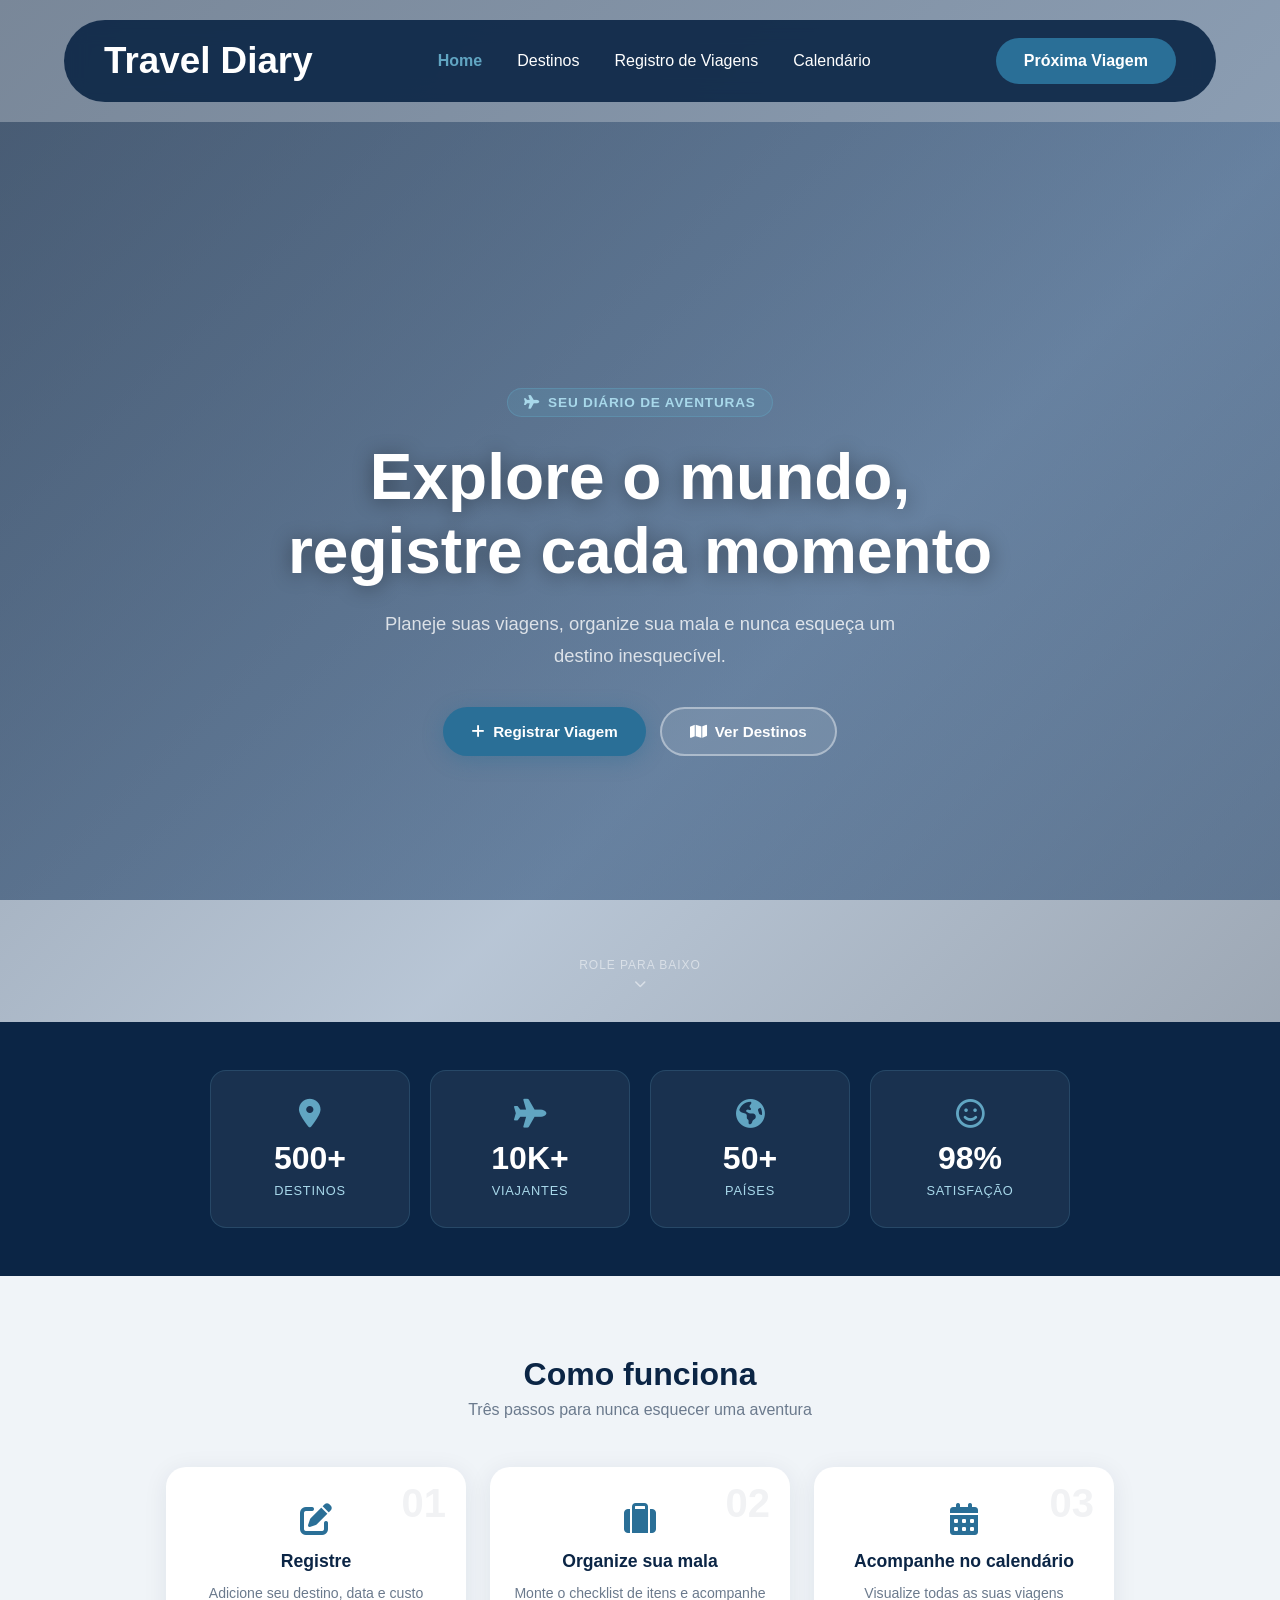
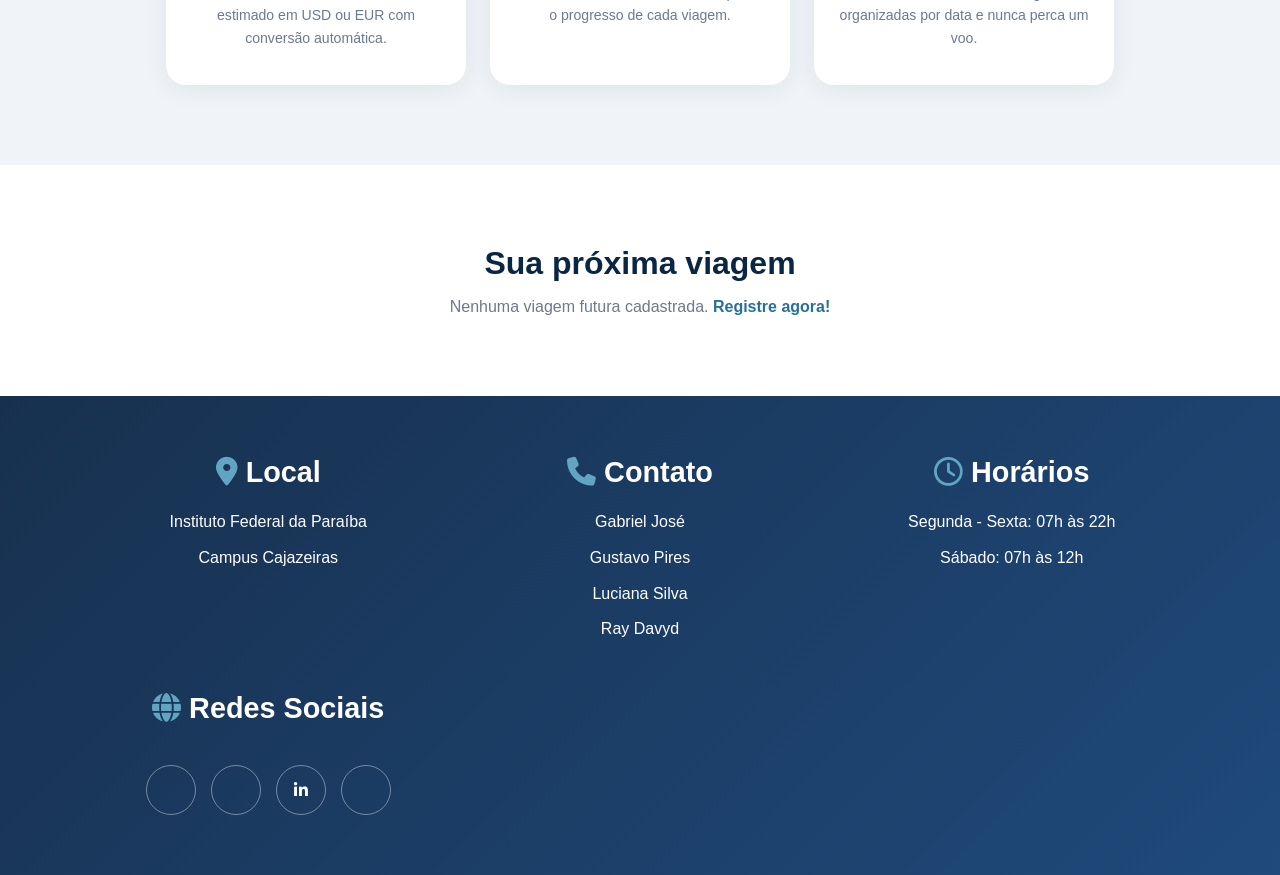
<file: index.html>
<!DOCTYPE html>
<html lang="pt-BR">

<head>
    <meta charset="UTF-8">
    <meta name="viewport" content="width=device-width, initial-scale=1.0">
    <title>Travel Diary</title>
    <link rel="stylesheet" href="css/style.css">
    <link rel="stylesheet" href="https://cdn-uicons.flaticon.com/uicons-brands/css/uicons-brands.css">
    <link rel="stylesheet" href="https://cdnjs.cloudflare.com/ajax/libs/font-awesome/6.5.0/css/all.min.css">
    <link rel="shortcut icon" href="assets/aviao-aereo.png" type="image/x-icon">

</head>

<body>

    <header>
        <nav>
            <h1>Travel Diary</h1>
            <ul>
                <li><a href="index.html" class="active">Home</a></li>
                <li><a href="pages/destinos.html">Destinos</a></li>
                <li><a href="pages/paginaRegistrar.html">Registro de Viagens</a></li>
                <li><a href="pages/calendario.html">Calendário</a></li>
            </ul>
            <a href="pages/paginaRegistrar.html" class="btn-nav">Próxima Viagem</a>
        </nav>
    </header>

    <section class="hero">
        <div class="hero-overlay"></div>
        <div class="hero-content">
            <span class="hero-badge"><i class="fa-solid fa-plane"></i> Seu diário de aventuras</span>
            <h2>Explore o mundo,<br>registre cada momento</h2>
            <p>Planeje suas viagens, organize sua mala e nunca esqueça um destino inesquecível.</p>
            <div class="hero-btns">
                <a href="pages/paginaRegistrar.html" class="btn-hero-primary">
                    <i class="fa-solid fa-plus"></i> Registrar Viagem
                </a>
                <a href="pages/destinos.html" class="btn-hero-secondary">
                    <i class="fa-solid fa-map"></i> Ver Destinos
                </a>
            </div>
        </div>

        <div class="hero-scroll">
            <span>Role para baixo</span>
            <i class="fa-solid fa-chevron-down"></i>
        </div>
    </section>

    <section class="stats-section">
        <div class="stats-grid">
            <div class="stat-card">
                <i class="fa-solid fa-location-dot"></i>
                <h3>500+</h3>
                <span>Destinos</span>
            </div>
            <div class="stat-card">
                <i class="fa-solid fa-plane"></i>
                <h3>10K+</h3>
                <span>Viajantes</span>
            </div>
            <div class="stat-card">
                <i class="fa-solid fa-earth-americas"></i>
                <h3>50+</h3>
                <span>Países</span>
            </div>
            <div class="stat-card">
                <i class="fa-regular fa-face-smile"></i>
                <h3>98%</h3>
                <span>Satisfação</span>
            </div>
        </div>
    </section>

    <section class="how-section">
        <h2 class="section-heading">Como funciona</h2>
        <p class="section-sub">Três passos para nunca esquecer uma aventura</p>
        <div class="steps-grid">
            <div class="step-card">
                <div class="step-num">01</div>
                <i class="fa-solid fa-pen-to-square"></i>
                <h3>Registre</h3>
                <p>Adicione seu destino, data e custo estimado em USD ou EUR com conversão automática.</p>
            </div>
            <div class="step-card">
                <div class="step-num">02</div>
                <i class="fa-solid fa-suitcase"></i>
                <h3>Organize sua mala</h3>
                <p>Monte o checklist de itens e acompanhe o progresso de cada viagem.</p>
            </div>
            <div class="step-card">
                <div class="step-num">03</div>
                <i class="fa-solid fa-calendar-days"></i>
                <h3>Acompanhe no calendário</h3>
                <p>Visualize todas as suas viagens organizadas por data e nunca perca um voo.</p>
            </div>
        </div>
    </section>

    <section class="proxima-section">
        <h2 class="section-heading">Sua próxima viagem</h2>
        <div id="proxima-viagem-container">
            <p class="sem-viagem">Nenhuma viagem cadastrada ainda.
                <a href="pages/paginaRegistrar.html">Registre agora!</a>
            </p>
        </div>
    </section>

    <footer>
        <div class="footer-box">
            <h3><i class="fa-solid fa-location-dot"></i> Local</h3>
            <p>Instituto Federal da Paraíba</p>
            <p>Campus Cajazeiras</p>
        </div>
        <div class="footer-box">
            <h3><i class="fa-solid fa-phone"></i> Contato</h3>
            <p>Gabriel José</p>
            <p>Gustavo Pires</p>
            <p>Luciana Silva</p>
            <p>Ray Davyd</p>
        </div>
        <div class="footer-box">
            <h3><i class="fa-regular fa-clock"></i> Horários</h3>
            <p>Segunda - Sexta: 07h às 22h</p>
            <p>Sábado: 07h às 12h</p>
        </div>
        <div class="footer-box">
            <h3><i class="fa-solid fa-globe"></i> Redes Sociais</h3>
            <div class="social">
                <a href="https://facebook.com" target="_blank"><i class="fi fi-brands-facebook"></i></a>
                <a href="https://instagram.com" target="_blank"><i class="fi fi-brands-instagram"></i></a>
                <a href="https://linkedin.com" target="_blank"><i class="fab fa-linkedin-in"></i></a>
                <a href="https://twitter.com" target="_blank"><i class="fi fi-brands-twitter"></i></a>
            </div>
        </div>
    </footer>

    <script src="js/dados.js"></script>
    <script src="js/index.js"></script>
</body>

</html>
</file>
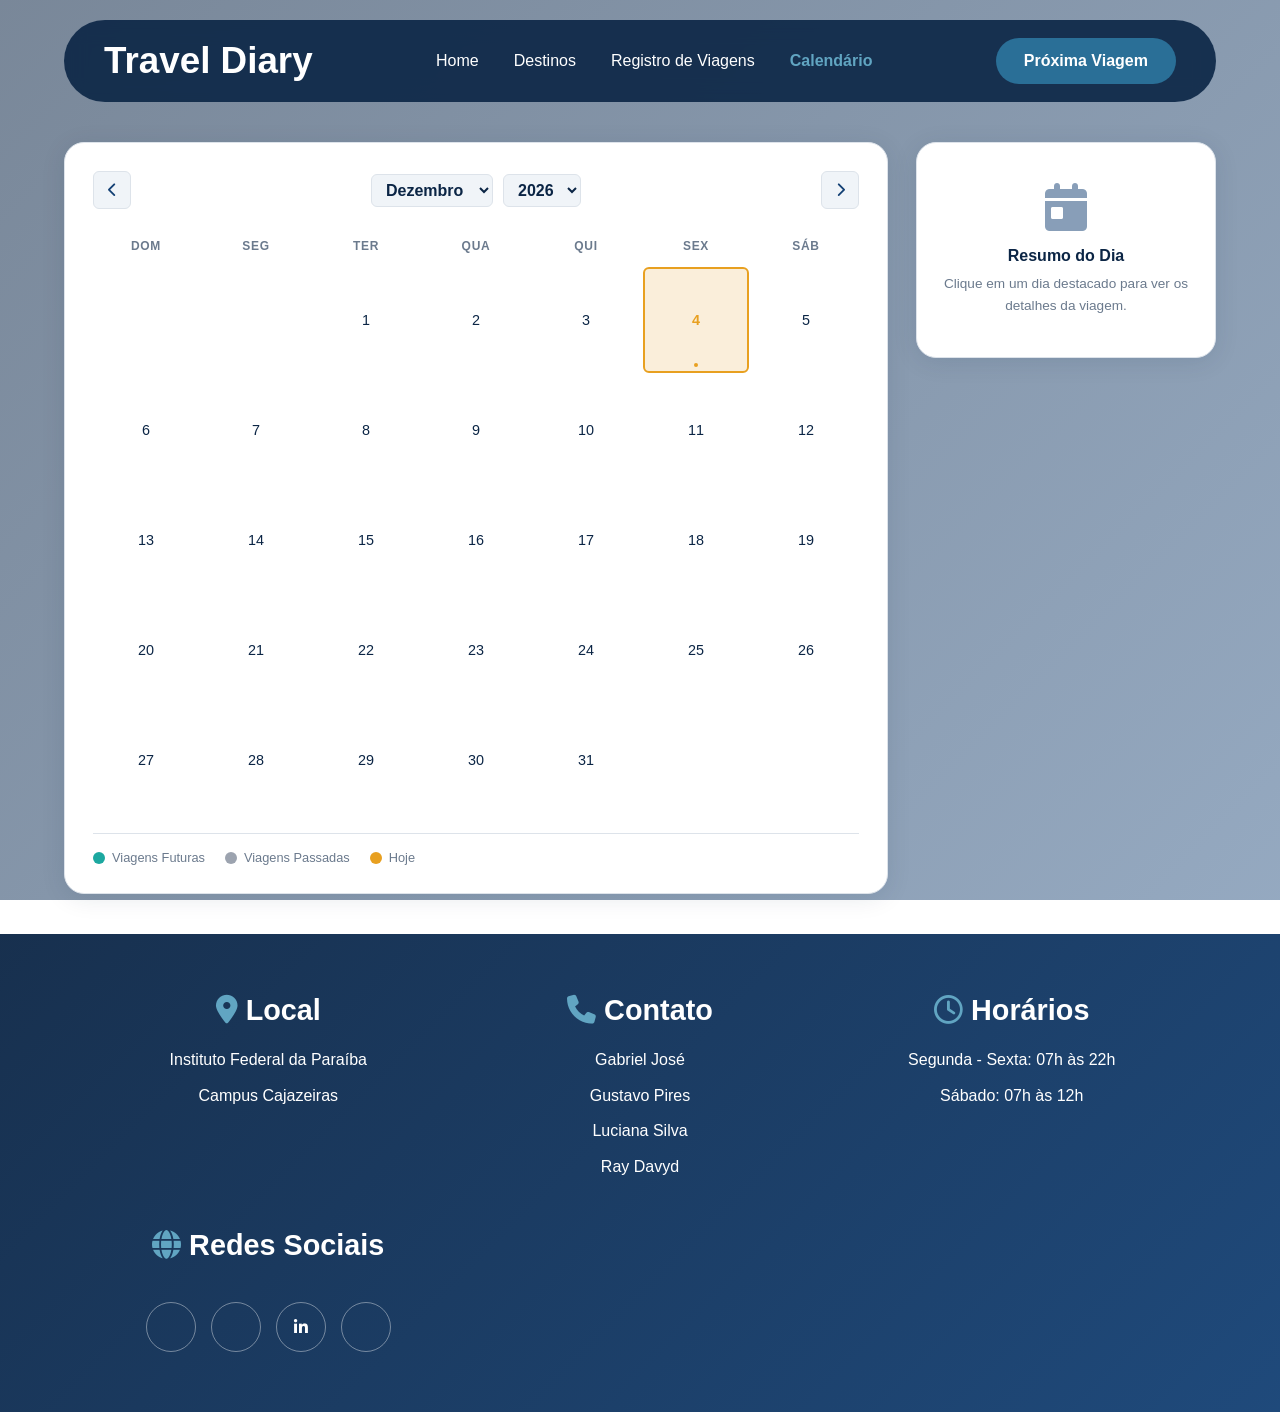
<file: pages/calendario.html>
<!DOCTYPE html>
<html lang="pt-BR">

<head>
    <meta charset="UTF-8">
    <meta name="viewport" content="width=device-width, initial-scale=1.0">
    <title>Travel Diary - Calendário</title>
    <link rel="stylesheet" href="../css/style.css">
    <link rel="stylesheet" href="https://cdn-uicons.flaticon.com/uicons-brands/css/uicons-brands.css">
    <link rel="stylesheet" href="https://cdnjs.cloudflare.com/ajax/libs/font-awesome/6.5.0/css/all.min.css">
    <link rel="shortcut icon" href="../assets/aviao-aereo.png" type="image/x-icon">
</head>

<body>

    <header>
        <nav>
            <h1>Travel Diary</h1>
            <ul>
                <li><a href="../index.html">Home</a></li>
                <li><a href="destinos.html">Destinos</a></li>
                <li><a href="paginaRegistrar.html">Registro de Viagens</a></li>
                <li><a href="calendario.html" class="active">Calendário</a></li>
            </ul>
            <a href="paginaRegistrar.html" class="btn-nav">Próxima Viagem</a>
        </nav>
    </header>

    <section class="main-calendar">

        <div class="calendar-container">

            <div class="calendar-header">
                <button id="btn-prev" class="calendar-nav-btn">
                    <i class="fa-solid fa-chevron-left"></i>
                </button>

                <div class="calendar-filters">
                    <select id="select-mes"></select>
                    <select id="select-ano"></select>
                </div>

                <button id="btn-next" class="calendar-nav-btn">
                    <i class="fa-solid fa-chevron-right"></i>
                </button>
            </div>

            <div class="weekdays">
                <div>Dom</div>
                <div>Seg</div>
                <div>Ter</div>
                <div>Qua</div>
                <div>Qui</div>
                <div>Sex</div>
                <div>Sáb</div>
            </div>

            <div id="calendar-days" class="days-grid"></div>

            <div class="calendar-legend">
                <span class="legend-item">
                    <span class="dot future"></span> Viagens Futuras
                </span>
                <span class="legend-item">
                    <span class="dot past"></span> Viagens Passadas
                </span>
                <span class="legend-item">
                    <span class="dot today"></span> Hoje
                </span>
            </div>

        </div>

        <div id="summary-panel" class="summary-card">

            <div id="summary-default-message" class="summary-default">
                <i class="fa-solid fa-calendar-day summary-icon"></i>
                <h3>Resumo do Dia</h3>
                <p>Clique em um dia destacado para ver os detalhes da viagem.</p>
            </div>

            <div id="summary-content" class="summary-content-box" style="display: none;">
                <h3 id="summary-destino">Destino</h3>
                <div class="summary-info">
                    <p>
                        <strong><i class="fa-regular fa-calendar"></i> Data:</strong>
                        <span id="summary-data">-</span>
                    </p>
                    <p>
                        <strong><i class="fa-solid fa-wallet"></i> Custo estimado:</strong>
                        <span id="summary-custo">-</span>
                    </p>
                </div>
                <div class="summary-luggage">
                    <h4><i class="fa-solid fa-suitcase"></i> Checklist da Mala</h4>
                    <p id="summary-progresso">0 / 0 itens prontos</p>
                </div>
            </div>

        </div>

    </section>

    <footer>
        <div class="footer-box">
            <h3><i class="fa-solid fa-location-dot"></i> Local</h3>
            <p>Instituto Federal da Paraíba</p>
            <p>Campus Cajazeiras</p>
        </div>

        <div class="footer-box">
            <h3><i class="fa-solid fa-phone"></i> Contato</h3>
            <p>Gabriel José</p>
            <p>Gustavo Pires</p>
            <p>Luciana Silva</p>
            <p>Ray Davyd</p>
        </div>

        <div class="footer-box">
            <h3><i class="fa-regular fa-clock"></i> Horários</h3>
            <p>Segunda - Sexta: 07h às 22h</p>
            <p>Sábado: 07h às 12h</p>
        </div>

        <div class="footer-box">
            <h3><i class="fa-solid fa-globe"></i> Redes Sociais</h3>
            <div class="social">
                <a href="https://facebook.com" target="_blank"><i class="fi fi-brands-facebook"></i></a>
                <a href="https://instagram.com" target="_blank"><i class="fi fi-brands-instagram"></i></a>
                <a href="https://linkedin.com" target="_blank"><i class="fab fa-linkedin-in"></i></a>
                <a href="https://twitter.com" target="_blank"><i class="fi fi-brands-twitter"></i></a>
            </div>
        </div>
    </footer>

    <script src="../js/dados.js"></script>
    <script src="../js/calendario.js"></script>
</body>

</html>
</file>
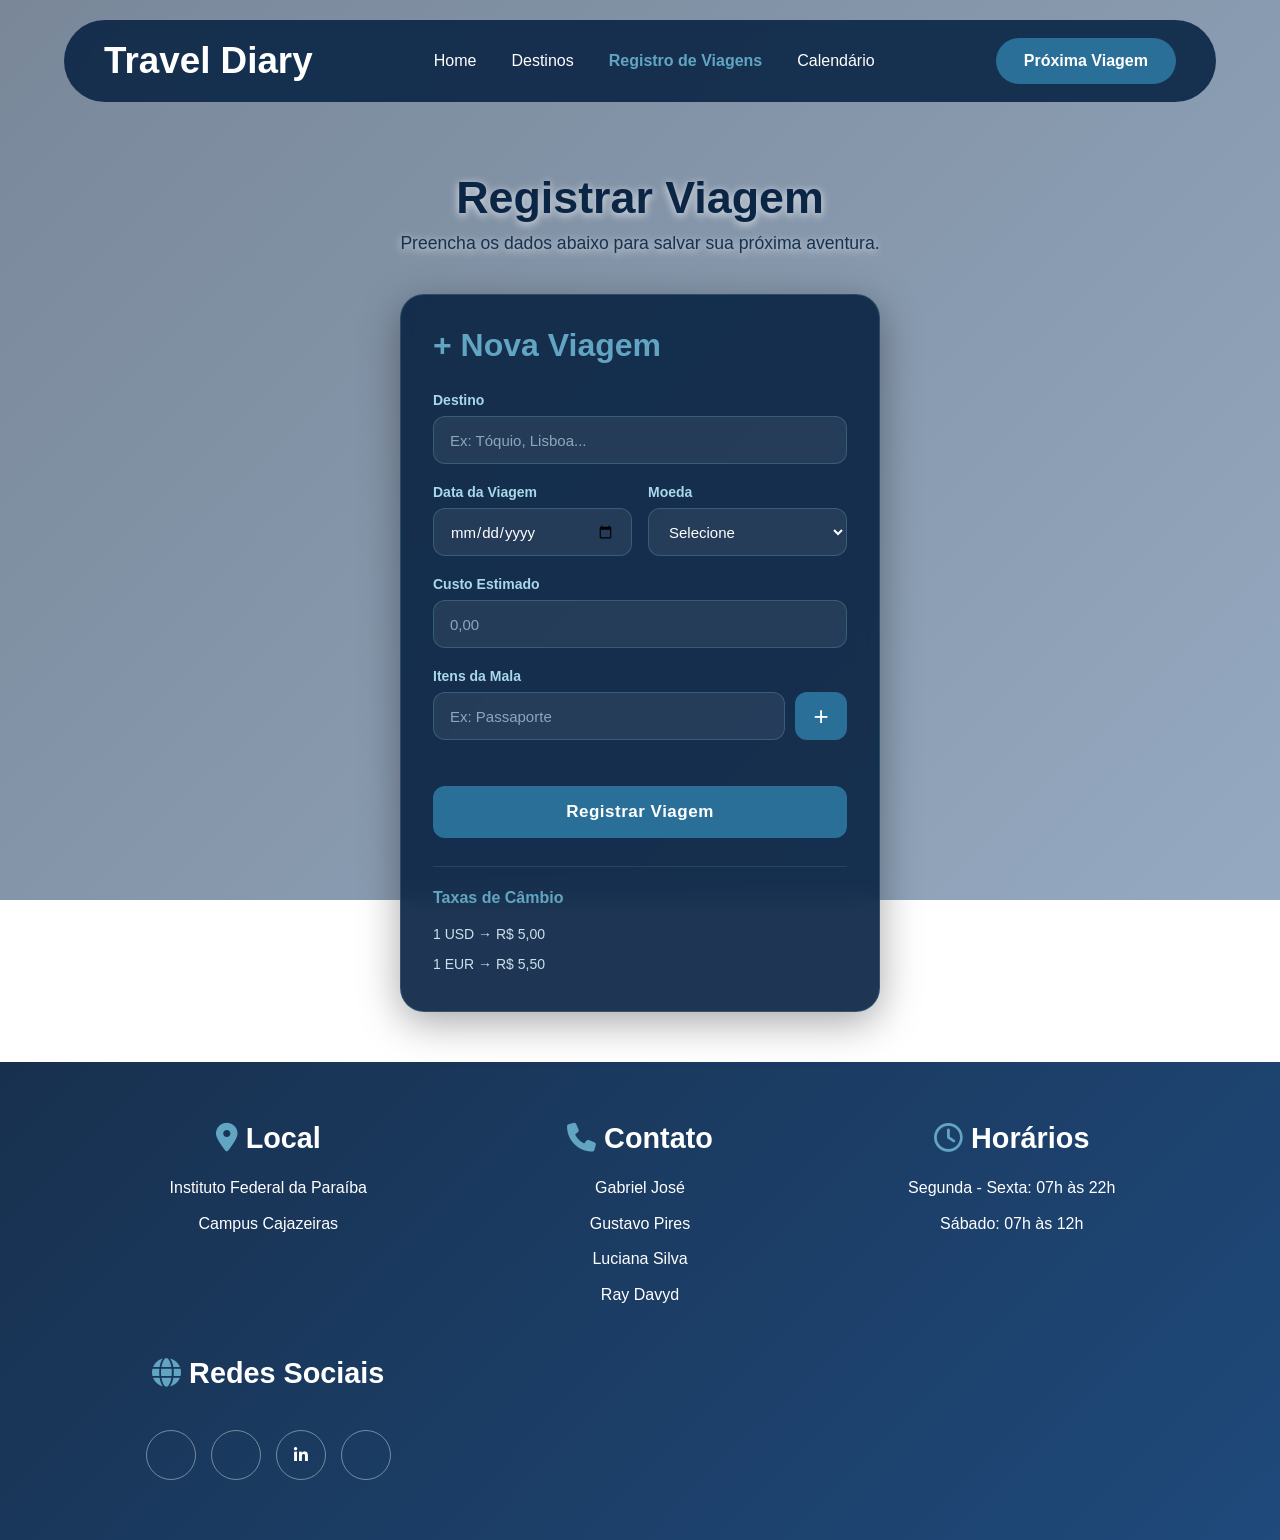
<file: pages/paginaRegistrar.html>
<!DOCTYPE html>
<html lang="pt-BR">

<head>
  <meta charset="UTF-8">
  <meta name="viewport" content="width=device-width, initial-scale=1.0">
  <title>Registrar Viagem - Travel Diary</title>
  <link rel="stylesheet" href="https://cdn-uicons.flaticon.com/uicons-brands/css/uicons-brands.css">
  <link rel="stylesheet" href="https://cdnjs.cloudflare.com/ajax/libs/font-awesome/6.5.0/css/all.min.css">
  <link rel="stylesheet" href="../css/style.css">
  <link rel="shortcut icon" href="../assets/aviao-aereo.png" type="image/x-icon">

</head>

<body>

  <header>
    <nav>
      <h1>Travel Diary</h1>
      <ul>
        <li><a href="../index.html">Home</a></li>
        <li><a href="destinos.html">Destinos</a></li>
        <li><a href="paginaRegistrar.html" class="active">Registro de Viagens</a></li>
        <li><a href="calendario.html">Calendário</a></li>
      </ul>
            <a href="paginaRegistrar.html" class="btn-nav">Próxima Viagem</a>
    </nav>
  </header>

  <section class="register-section">
    <div class="section-title">
      <h2>Registrar Viagem</h2>
      <p>Preencha os dados abaixo para salvar sua próxima aventura.</p>
    </div>

    <div class="trip-card">
      <h2>+ Nova Viagem</h2>
      <form id="formNovaViagem">
        <div class="input-group">
          <label>Destino</label>
          <input type="text" id="inputDestino" placeholder="Ex: Tóquio, Lisboa...">
        </div>
        <div class="row">
          <div class="input-group">
            <label>Data da Viagem</label>
            <input type="date" id="inputData">
          </div>
          <div class="input-group">
            <label>Moeda</label>
            <select id="selectMoeda" class="input-color">
              <option>Selecione</option>
              <option>BRL</option>
              <option>USD</option>
              <option>EUR</option>
            </select>
          </div>
        </div>
        <div class="input-group">
          <label>Custo Estimado</label>
          <input type="number" id="inputCusto" placeholder="0,00">
        </div>

        <div class="input-group">
          <label>Itens da Mala</label>
          <div class="item-box">
            <input type="text" id="inputItemMala" placeholder="Ex: Passaporte">
            <button type="button" id="btnAdicionarItem">+</button>
          </div>
          <ul id="listaMalaTemporaria" style="margin-top:10px; list-style:none; padding:0;"></ul>
        </div>

        <button type="submit" class="btn-submit">Registrar Viagem</button>

        <div id="form-feedback" class="form-feedback" style="display:none;"></div>

      </form>

      <div class="currency-box">
        <h3>Taxas de Câmbio</h3>
        <p>1 USD → R$ 5,00</p>
        <p>1 EUR → R$ 5,50</p>
      </div>

    </div>

  </section>

  <footer>
    <div class="footer-box">
      <h3><i class="fa-solid fa-location-dot"></i> Local</h3>
      <p>Instituto Federal da Paraíba</p>
      <p>Campus Cajazeiras</p>
    </div>
    <div class="footer-box">
      <h3><i class="fa-solid fa-phone"></i> Contato</h3>
      <p>Gabriel José</p>
      <p>Gustavo Pires</p>
      <p>Luciana Silva</p>
      <p>Ray Davyd</p>
    </div>
    <div class="footer-box">
      <h3><i class="fa-regular fa-clock"></i> Horários</h3>
      <p>Segunda - Sexta: 07h às 22h</p>
      <p>Sábado: 07h às 12h</p>
    </div>
    <div class="footer-box">
      <h3><i class="fa-solid fa-globe"></i> Redes Sociais</h3>
      <div class="social">
        <a href="https://facebook.com" target="_blank"><i class="fi fi-brands-facebook"></i></a>
        <a href="https://instagram.com" target="_blank"><i class="fi fi-brands-instagram"></i></a>
        <a href="https://linkedin.com" target="_blank"><i class="fab fa-linkedin-in"></i></a>
        <a href="https://twitter.com" target="_blank"><i class="fi fi-brands-twitter"></i></a>
      </div>
    </div>
  </footer>

  <script src="../js/dados.js"></script>
  <script src="../js/script.js"></script>

</body>

</html>
</file>
<file: css/style.css>
* {
  margin: 0;
  padding: 0;
  box-sizing: border-box;
  font-family: Arial, Helvetica, sans-serif;
}

:root {
  --navy:       #0B2545;
  --navy-mid:   #134074;
  --gold:       #E8A020;
  --teal:       #1CA8A0;
  --white:      #ffffff;
  --bg-page:    #f0f4f8;
  --bg-card:    #ffffff;
  --text-dark:  #0B2545;
  --text-mid:   #16324F;
  --text-muted: #6b7a8d;
  --border:     #dde3ea;
  --future:     #1CA8A0;
  --future-bg:  #e1f5ee;
  --past:       #9ca3af;
  --past-bg:    #f3f4f6;
  --today:      #E8A020;
  --today-bg:   #faeeda;
  --r-sm: 6px;
  --r-md: 12px;
  --r-lg: 20px;
  --shadow: 0 4px 24px rgba(11, 37, 69, 0.10);
  --trans: 0.2s ease;
}



/* BODY */
body {
  background:
    linear-gradient(135deg, rgba(11, 37, 69, 0.55) 0%, rgba(19, 64, 116, 0.45) 100%),
    url("https://images.unsplash.com/photo-1488646953014-85cb44e25828?w=1600&auto=format&fit=crop&q=80");
  background-size: cover;
  background-position: center;
  background-repeat: no-repeat;
  background-attachment: fixed;
  min-height: 100vh;
}

/*NAVBAR*/
nav {
  width: 90%;
  margin: 20px auto;
  padding: 18px 40px;
  display: flex;
  justify-content: space-between;
  align-items: center;
  background: rgba(11,37,69,.90);
  border-radius: 50px;
  backdrop-filter: blur(10px);
}

nav h1 {
  color: white;
  font-size: 2.3rem;
}

nav ul {
  display: flex;
  gap: 35px;
  list-style: none;
}

nav a {
  color: white;
  text-decoration: none;
  transition: .3s;
}

nav ul a:hover {
  color: #61A5C2;
}

nav ul a.active {
  color: #61A5C2;
  font-weight: bold;
}

.btn-nav {
  background: #2A6F97;
  padding: 14px 28px;
  border-radius: 30px;
  font-weight: bold;
  color: white;
  text-decoration: none;
  transition: .3s;
}

.btn-nav:hover {
  background: #468FAF;
}



/* HERO  */
.hero {
  position: relative;
  min-height: 100vh;
  display: flex;
  align-items: center;
  justify-content: center;
  background-image: url("https://images.unsplash.com/photo-1488646953014-85cb44e25828?w=1600&auto=format&fit=crop&q=80");
  background-size: cover;
  background-position: center;
  background-attachment: fixed;
  overflow: hidden;
}

.hero-overlay {
  position: absolute;
  inset: 0;
  background: linear-gradient(
    135deg,
    rgba(11, 37, 69, 0.45) 0%,
    rgba(19, 64, 116, 0.30) 60%,
    rgba(11, 37, 69, 0.40) 100%
  );
}

.hero-content {
  position: relative;
  z-index: 2;
  text-align: center;
  max-width: 780px;
  padding: 0 24px;
  animation: fadeUp 0.9s ease both;
}

@keyframes fadeUp {
  from { opacity: 0; transform: translateY(30px); }
  to   { opacity: 1; transform: translateY(0); }
}

.hero-badge {
  display: inline-flex;
  align-items: center;
  gap: 8px;
  background: rgba(97, 165, 194, 0.2);
  border: 1px solid rgba(97, 165, 194, 0.4);
  color: #A8D8EA;
  font-size: 0.85rem;
  font-weight: 600;
  letter-spacing: 0.06em;
  text-transform: uppercase;
  padding: 6px 16px;
  border-radius: 50px;
  margin-bottom: 24px;
}

.hero-content h2 {
  font-size: clamp(2.4rem, 5vw, 4rem);
  font-weight: 700;
  color: #ffffff;
  line-height: 1.15;
  margin-bottom: 20px;
  text-shadow: 0 2px 20px rgba(0, 0, 0, 0.4);
}

.hero-content p {
  font-size: 1.15rem;
  color: rgba(255, 255, 255, 0.78);
  line-height: 1.7;
  margin-bottom: 36px;
  max-width: 560px;
  margin-left: auto;
  margin-right: auto;
}

.hero-btns {
  display: flex;
  gap: 14px;
  justify-content: center;
  flex-wrap: wrap;
}

.btn-hero-primary {
  display: inline-flex;
  align-items: center;
  gap: 8px;
  padding: 14px 28px;
  background: #2A6F97;
  color: #fff;
  border-radius: 50px;
  font-weight: 700;
  font-size: 0.95rem;
  text-decoration: none;
  transition: background .2s, transform .2s;
  box-shadow: 0 4px 20px rgba(42, 111, 151, 0.4);
}

.btn-hero-primary:hover {
  background: #468FAF;
  transform: translateY(-2px);
}

.btn-hero-secondary {
  display: inline-flex;
  align-items: center;
  gap: 8px;
  padding: 14px 28px;
  background: rgba(255, 255, 255, 0.1);
  color: #fff;
  border: 2px solid rgba(255, 255, 255, 0.4);
  border-radius: 50px;
  font-weight: 700;
  font-size: 0.95rem;
  text-decoration: none;
  transition: background .2s, transform .2s;
  backdrop-filter: blur(4px);
}

.btn-hero-secondary:hover {
  background: rgba(255, 255, 255, 0.2);
  transform: translateY(-2px);
}

/* Scroll indicator */
.hero-scroll {
  position: absolute;
  bottom: 32px;
  left: 50%;
  transform: translateX(-50%);
  z-index: 2;
  display: flex;
  flex-direction: column;
  align-items: center;
  gap: 6px;
  color: rgba(255, 255, 255, 0.5);
  font-size: 0.75rem;
  letter-spacing: 0.08em;
  text-transform: uppercase;
  animation: bounce 2s ease-in-out infinite;
}

@keyframes bounce {
  0%, 100% { transform: translateX(-50%) translateY(0); }
  50%       { transform: translateX(-50%) translateY(6px); }
}

/*STATS*/
.stats-section {
  background: #0B2545;
  padding: 48px 5%;
}

.stats-grid {
  display: flex;
  gap: 20px;
  justify-content: center;
  flex-wrap: wrap;
  max-width: 900px;
  margin: 0 auto;
}

.stat-card {
  flex: 1;
  min-width: 150px;
  max-width: 200px;
  background: rgba(255, 255, 255, 0.06);
  border: 1px solid rgba(97, 165, 194, 0.2);
  border-radius: 16px;
  padding: 28px 20px;
  text-align: center;
  transition: transform .2s, background .2s;
}

.stat-card:hover {
  transform: translateY(-4px);
  background: rgba(97, 165, 194, 0.1);
}

.stat-card i {
  font-size: 1.8rem;
  color: #61A5C2;
  margin-bottom: 12px;
  display: block;
}

.stat-card h3 {
  font-size: 2rem;
  font-weight: 700;
  color: #ffffff;
  margin-bottom: 4px;
}

.stat-card span {
  font-size: 0.8rem;
  color: #A8D8EA;
  text-transform: uppercase;
  letter-spacing: 0.06em;
}

/*COMO FUNCIONA*/
.how-section {
  padding: 80px 5%;
  background: #f0f4f8;
  text-align: center;
}

.section-heading {
  font-size: 2rem;
  font-weight: 700;
  color: #0B2545;
  margin-bottom: 8px;
}

.section-sub {
  color: #6b7a8d;
  font-size: 1rem;
  margin-bottom: 48px;
}

.steps-grid {
  display: flex;
  gap: 24px;
  justify-content: center;
  flex-wrap: wrap;
  max-width: 1000px;
  margin: 0 auto;
}

.step-card {
  flex: 1;
  min-width: 220px;
  max-width: 300px;
  background: #ffffff;
  border-radius: 20px;
  padding: 36px 24px;
  text-align: center;
  position: relative;
  box-shadow: 0 4px 24px rgba(11, 37, 69, 0.08);
  transition: transform .2s, box-shadow .2s;
}

.step-card:hover {
  transform: translateY(-6px);
  box-shadow: 0 12px 36px rgba(11, 37, 69, 0.14);
}

.step-num {
  position: absolute;
  top: 16px;
  right: 20px;
  font-size: 2.5rem;
  font-weight: 700;
  color: rgba(11, 37, 69, 0.06);
  line-height: 1;
}

.step-card i {
  font-size: 2rem;
  color: #2A6F97;
  margin-bottom: 16px;
  display: block;
}

.step-card h3 {
  font-size: 1.1rem;
  font-weight: 700;
  color: #0B2545;
  margin-bottom: 10px;
}

.step-card p {
  font-size: 0.88rem;
  color: #6b7a8d;
  line-height: 1.6;
}

/* ===== PRÓXIMA VIAGEM ===== */
.proxima-section {
  padding: 80px 5%;
  background: #ffffff;
  text-align: center;
}

.sem-viagem {
  color: #6b7a8d;
  font-size: 1rem;
  margin-top: 16px;
}

.sem-viagem a {
  color: #2A6F97;
  font-weight: 600;
  text-decoration: none;
}

.sem-viagem a:hover {
  text-decoration: underline;
}

/* Card da próxima viagem */
.proxima-card {
  display: inline-flex;
  flex-direction: column;
  align-items: flex-start;
  background: #0B2545;
  border: 1px solid rgba(97, 165, 194, 0.2);
  border-radius: 20px;
  padding: 32px 36px;
  max-width: 480px;
  width: 100%;
  text-align: left;
  margin-top: 16px;
  box-shadow: 0 8px 32px rgba(11, 37, 69, 0.2);
}

.proxima-card .destino-nome {
  font-size: 2rem;
  font-weight: 700;
  color: #61A5C2;
  margin-bottom: 12px;
}

.proxima-card .proxima-info {
  font-size: 0.9rem;
  color: #A8D8EA;
  line-height: 1.9;
}

.proxima-card .proxima-info i {
  width: 18px;
  color: #61A5C2;
}

.proxima-card .dias-restantes {
  margin-top: 20px;
  display: inline-block;
  background: rgba(97, 165, 194, 0.15);
  border: 1px solid rgba(97, 165, 194, 0.3);
  color: #A8D8EA;
  font-size: 0.82rem;
  font-weight: 600;
  padding: 6px 14px;
  border-radius: 50px;
}

.proxima-card .btn-ver {
  margin-top: 20px;
  display: inline-flex;
  align-items: center;
  gap: 8px;
  padding: 10px 22px;
  background: #2A6F97;
  color: #fff;
  border-radius: 50px;
  font-size: 0.88rem;
  font-weight: 600;
  text-decoration: none;
  transition: background .2s;
}

.proxima-card .btn-ver:hover {
  background: #468FAF;
}


/*SEÇÃO PRINCIPAL*/
.register-section {
  padding: 50px 5%;
  display: flex;
  flex-direction: column;
  align-items: center;
  gap: 40px;
}

.section-title {
  text-align: center;
  color: #0B2545;
  text-shadow: 0 2px 8px rgba(255,255,255,.8);
}

.section-title h2 {
  font-size: 2.8rem;
  margin-bottom: 10px;
}

.section-title p {
  font-size: 1.1rem;
  color: #16324F;
}

/*CARD*/
.trip-card {
  width: 100%;
  max-width: 480px;
  background: rgba(11,37,69,0.92);
  border: 1px solid rgba(97,165,194,0.25);
  border-radius: 24px;
  padding: 32px;
  color: white;
  backdrop-filter: blur(12px);
  box-shadow: 0 10px 40px rgba(0,0,0,0.35);
}

.trip-card h2 {
  font-size: 2rem;
  margin-bottom: 28px;
  color: #61A5C2;
}

/*FORMULÁRIO*/
form {
  display: flex;
  flex-direction: column;
  gap: 20px;
}

.input-group {
  display: flex;
  flex-direction: column;
  gap: 8px;
}

.input-group label {
  font-size: 14px;
  font-weight: 600;
  color: #A8D8EA;
}

.input-group input,
.input-group select {
  width: 100%;
  height: 48px;
  border: 1px solid rgba(97,165,194,0.30);
  border-radius: 12px;
  background: rgba(255,255,255,0.07);
  color: white;
  padding: 0 16px;
  font-size: 15px;
  transition: border .2s;
}

.input-group input:focus,
.input-group select:focus {
  outline: none;
  border-color: #61A5C2;
}

.input-group input::placeholder {
  color: #8ba8bb;
}

.input-color option {
  color: #0B2545;
  background: white;
}

.row {
  display: flex;
  gap: 16px;
}

.row .input-group {
  flex: 1;
}

.item-box {
  display: flex;
  gap: 10px;
}

.item-box input {
  flex: 1;
}

.item-box button {
  width: 52px;
  height: 48px;
  border: none;
  border-radius: 12px;
  background: #2A6F97;
  color: white;
  font-size: 26px;
  cursor: pointer;
  transition: .2s;
}

.item-box button:hover {
  background: #468FAF;
}

.btn-submit {
  width: 100%;
  height: 52px;
  border: none;
  border-radius: 12px;
  background: #2A6F97;
  color: white;
  font-size: 17px;
  font-weight: 700;
  cursor: pointer;
  margin-top: 8px;
  transition: .2s;
  letter-spacing: .5px;
}

.btn-submit:hover {
  background: #468FAF;
  transform: translateY(-2px);
}

/*FEEDBACK DO FORMULÁRIO*/
.form-feedback {
  padding: 14px 16px;
  border-radius: 12px;
  font-size: 14px;
  font-weight: 600;
  text-align: center;
  animation: fadeIn .25s ease;
}

.form-feedback.sucesso {
  background: rgba(28, 168, 160, 0.15);
  border: 1px solid rgba(28, 168, 160, 0.4);
  color: #6be0d6;
}

.form-feedback.erro {
  background: rgba(224, 82, 82, 0.15);
  border: 1px solid rgba(224, 82, 82, 0.4);
  color: #ff9d9d;
}

@keyframes fadeIn {
  from { opacity: 0; transform: translateY(-6px); }
  to   { opacity: 1; transform: translateY(0); }
}

/*TAXAS DE CÂMBIO*/
.currency-box {
  margin-top: 28px;
  border-top: 1px solid rgba(97,165,194,0.2);
  padding-top: 22px;
}

.currency-box h3 {
  margin-bottom: 12px;
  color: #61A5C2;
  font-size: 1rem;
}

.currency-box p {
  color: #cce0ec;
  line-height: 30px;
  font-size: 14px;
}

/*LISTA DE VIAGENS*/
#lista-viagens {
  display: flex;
  flex-wrap: wrap;
  gap: 28px;
  justify-content: center;
  width: 100%;
  max-width: 1200px;
}

#lista-viagens .trip-card {
  margin: 0;
}

#lista-viagens .trip-card h2 {
  font-size: 1.5rem;
}

.btn-excluir {
  width: 100%;
  height: 48px;
  border: none;
  border-radius: 12px;
  background: #8b1a1a;
  color: white;
  font-size: 15px;
  font-weight: 600;
  cursor: pointer;
  margin-top: 16px;
  transition: .2s;
}

.btn-excluir:hover {
  background: #b52525;
  transform: translateY(-2px);
}

/*CHECKBOX*/
input[type="checkbox"] {
  width: 18px;
  height: 18px;
  cursor: pointer;
  flex-shrink: 0;
}

/*CHECKLIST DA MALA*/
.item-mala-label {
  color: #ddd;
  transition: color .2s;
}

.item-mala-label.item-riscado {
  color: #888;
  text-decoration: line-through;
}

.item-mala {
  display: flex;
  align-items: center;
  gap: 8px;
  margin-bottom: 6px;
}

footer {
  background:
    linear-gradient(135deg, rgba(11,37,69,.95), rgba(19,64,116,.95));
  display: grid;
  grid-template-columns: repeat(auto-fit, minmax(250px, 1fr));
  gap: 40px;
  padding: 60px 8%;
  margin-top: 0;
}

.footer-box {
  display: flex;
  flex-direction: column;
  align-items: center;
  text-align: center;
}

.footer-box h3 {
  color: white;
  margin-bottom: 20px;
  font-size: 1.8rem;
}

.footer-box i {
  color: #61A5C2;
}

.footer-box p {
  color: white;
  margin-bottom: 10px;
  line-height: 1.6;
}

.social {
  display: flex;
  gap: 15px;
  margin-top: 20px;
  justify-content: center;
}

.social a {
  width: 50px;
  height: 50px;
  border-radius: 50%;
  border: 1px solid rgba(255,255,255,.4);
  display: flex;
  justify-content: center;
  align-items: center;
  color: white;
  transition: .3s;
  text-decoration: none;
}

.social a:hover {
  background: #2A6F97;
  transform: translateY(-5px);
  border-color: white;
}

.social a i {
  color: white;
  transition: .3s;
}

.main-calendar {
  max-width: 1200px;
  margin: 40px auto;
  padding: 0 24px;
  display: grid;
  grid-template-columns: 1fr 300px;
  gap: 28px;
  align-items: start;
}


.calendar-container {
  background: var(--bg-card);
  border-radius: var(--r-lg);
  box-shadow: var(--shadow);
  padding: 28px;
  border: 1px solid var(--border);
}


.calendar-header {
  display: flex;
  align-items: center;
  justify-content: space-between;
  margin-bottom: 24px;
  gap: 12px;
}

.calendar-nav-btn {
  width: 38px;
  height: 38px;
  border: 1px solid var(--border);
  border-radius: var(--r-sm);
  background: var(--bg-page);
  color: var(--navy-mid);
  font-size: 0.9rem;
  cursor: pointer;
  display: flex;
  align-items: center;
  justify-content: center;
  transition: background var(--trans), color var(--trans), border-color var(--trans);
  flex-shrink: 0;
}

.calendar-nav-btn:hover {
  background: var(--navy);
  color: var(--white);
  border-color: var(--navy);
}

.calendar-filters {
  display: flex;
  gap: 10px;
  align-items: center;
}

.calendar-filters select {
  font-family: Arial, Helvetica, sans-serif;
  font-size: 1rem;
  font-weight: 700;
  color: var(--navy);
  padding: 6px 10px;
  border: 1px solid var(--border);
  border-radius: var(--r-sm);
  background: var(--bg-page);
  cursor: pointer;
  outline: none;
  transition: border-color var(--trans);
}

.calendar-filters select:focus {
  border-color: var(--navy-mid);
}



.weekdays {
  display: grid;
  grid-template-columns: repeat(7, 1fr);
  gap: 4px;
  margin-bottom: 8px;
}

.weekdays div {
  text-align: center;
  font-size: 0.75rem;
  font-weight: 700;
  text-transform: uppercase;
  letter-spacing: 0.06em;
  color: var(--text-muted);
  padding: 6px 0;
}


.days-grid {
  display: grid;
  grid-template-columns: repeat(7, 1fr);
  gap: 4px;
}

.calendar-day {
  aspect-ratio: 1;
  display: flex;
  align-items: center;
  justify-content: center;
  border-radius: var(--r-sm);
  font-size: 0.9rem;
  font-weight: 500;
  color: var(--text-dark);
  position: relative;
  transition: background var(--trans), color var(--trans), transform var(--trans);
  user-select: none;
}

.calendar-day.empty {
  background: transparent;
}

/* Dia normal */
.calendar-day:not(.empty):not(.trip-future):not(.trip-past):not(.today):hover {
  background: var(--bg-page);
  cursor: default;
}

/* Dia de hoje */
.calendar-day.today {
  background: var(--today-bg);
  color: var(--today);
  font-weight: 700;
  border: 2px solid var(--today);
}

.calendar-day.today::after {
  content: '';
  position: absolute;
  bottom: 4px;
  left: 50%;
  transform: translateX(-50%);
  width: 4px;
  height: 4px;
  border-radius: 50%;
  background: var(--today);
}

/* Viagem futura */
.calendar-day.trip-future {
  background: var(--future-bg);
  color: var(--future);
  font-weight: 700;
  border: 2px solid var(--future);
  cursor: pointer;
}

.calendar-day.trip-future:hover {
  background: var(--future);
  color: var(--white);
  transform: scale(1.08);
  z-index: 1;
  box-shadow: 0 4px 12px rgba(28, 168, 160, 0.3);
}

/* Viagem passada */
.calendar-day.trip-past {
  background: var(--past-bg);
  color: var(--past);
  font-weight: 600;
  border: 2px solid var(--past);
  cursor: pointer;
}

.calendar-day.trip-past:hover {
  background: var(--past);
  color: var(--white);
  transform: scale(1.08);
  z-index: 1;
}

.calendar-legend {
  display: flex;
  gap: 20px;
  margin-top: 20px;
  padding-top: 16px;
  border-top: 1px solid var(--border);
  flex-wrap: wrap;
}

.legend-item {
  display: flex;
  align-items: center;
  gap: 7px;
  font-size: 0.8rem;
  color: var(--text-muted);
  font-weight: 500;
}

.dot {
  width: 12px;
  height: 12px;
  border-radius: 50%;
  flex-shrink: 0;
}

.dot.future { background: var(--future); }
.dot.past   { background: var(--past); }
.dot.today  { background: var(--today); }

/* Hoje + viagem no mesmo dia: mantém o fundo da viagem, mas a borda vira dourada (só 1 cor de destaque) */
.calendar-day.today.trip-future,
.calendar-day.today.trip-past {
  border-color: var(--today);
}

.summary-card {
  background: var(--bg-card);
  border-radius: var(--r-lg);
  box-shadow: var(--shadow);
  border: 1px solid var(--border);
  overflow: hidden;
  position: sticky;
  top: 88px;
}

/* Estado padrão — nenhum dia selecionado */
.summary-default {
  padding: 40px 24px;
  text-align: center;
}

.summary-icon {
  font-size: 3rem;
  color: var(--navy-mid);
  margin-bottom: 16px;
  opacity: 0.5;
  display: block;
}

.summary-default h3 {
  font-size: 1rem;
  font-weight: 700;
  color: var(--text-dark);
  margin-bottom: 8px;
}

.summary-default p {
  font-size: 0.85rem;
  color: var(--text-muted);
  line-height: 1.6;
}

/* Estado com viagem selecionada */
.summary-content-box {
  padding: 0;
}

#summary-destino {
  background: linear-gradient(135deg, var(--navy) 0%, var(--navy-mid) 100%);
  color: var(--white);
  margin: 0;
  padding: 24px 20px 20px;
  font-size: 1.5rem;
  font-weight: 700;
  border-bottom: 3px solid var(--gold);
}

.summary-info {
  padding: 16px 20px;
  border-bottom: 1px solid var(--border);
  display: flex;
  flex-direction: column;
  gap: 10px;
}

.summary-info p {
  font-size: 0.88rem;
  color: var(--text-mid);
  line-height: 1.4;
  margin: 0;
}

.summary-info strong {
  color: var(--text-dark);
  font-weight: 600;
}

.summary-info i {
  color: var(--navy-mid);
  margin-right: 4px;
  width: 16px;
}

.summary-luggage {
  padding: 16px 20px;
}

.summary-luggage h4 {
  font-size: 0.82rem;
  font-weight: 700;
  text-transform: uppercase;
  letter-spacing: 0.06em;
  color: var(--text-muted);
  margin-bottom: 8px;
}

.summary-luggage h4 i {
  color: var(--navy-mid);
  margin-right: 6px;
}

#summary-progresso {
  font-size: 1rem;
  font-weight: 700;
  color: var(--teal);
  margin-top: 4px;
}





.sem-viagens{
    width: 100%;
    max-width: 600px;
    margin: 60px auto;
    padding: 40px;
    text-align: center;
    background: rgba(11,37,69,.90);
    color: white;
    border-radius: 20px;
}

.sem-viagens h2{
    color:#61A5C2;
    margin-bottom:15px;
}

.sem-viagens p{
    margin-top:10px;
    line-height:1.6;
}

/* Página Destinos */


#lista-destinos{
    width: 90%;
    max-width: 1200px;
    margin: 40px auto;
    display: flex;
    flex-wrap: wrap;
    justify-content: center;
    gap: 25px;

}

.card{
    width: 350px;
    background: rgba(11,37,69,.92);
    color: white;
    border-radius: 20px;
    padding: 25px;
    box-shadow: 0 10px 25px rgba(0,0,0,.3);
}

.card h2{
    color:#61A5C2;
    margin-bottom:15px;
}

.informacoes{
    margin:15px 0;
}

.informacoes p{
    margin:8px 0;
}

.checklist{
    margin-top:20px;
}

.checklist h3{
    color:#61A5C2;
    margin-bottom:10px;
}



@media (max-width: 1024px) {
  nav {
    width: 95%;
    padding: 14px 24px;
  }

  nav ul {
    gap: 20px;
  }

  .main-calendar {
    grid-template-columns: 1fr;
  }

  .summary-card {
    position: static;
  }

  .stats-grid,
  .steps-grid {
    gap: 16px;
  }

  .stat-card,
  .step-card {
    min-width: 160px;
  }

  #lista-viagens,
  #lista-destinos {
    gap: 20px;
  }

  .card {
    width: 300px;
  }
}


@media (max-width: 768px) {
  nav {
    flex-wrap: wrap;
    gap: 14px;
    padding: 16px 20px;
    border-radius: 20px;
  }

  nav h1 {
    font-size: 1.6rem;
  }

  nav ul {
    width: 100%;
    justify-content: center;
    gap: 16px;
    order: 3;
    flex-wrap: wrap;
  }

  .btn-nav {
    padding: 10px 20px;
  }

  .hero-content h2 {
    font-size: clamp(1.8rem, 8vw, 2.6rem);
  }

  .hero-content p {
    font-size: 1rem;
  }

  .hero-btns {
    flex-direction: column;
    width: 100%;
    max-width: 280px;
    margin: 0 auto;
  }

  .btn-hero-primary,
  .btn-hero-secondary {
    justify-content: center;
    width: 100%;
  }

  .section-title h2 {
    font-size: 2rem;
  }

  .trip-card {
    padding: 24px 20px;
  }

  .row {
    flex-direction: column;
    gap: 20px;
  }

  .proxima-card {
    padding: 24px;
    max-width: 100%;
  }

  .card {
    width: 100%;
    max-width: 340px;
  }

  footer {
    grid-template-columns: 1fr;
    padding: 40px 6%;
    text-align: center;
  }

  .calendar-container {
    padding: 18px;
  }

  .calendar-header {
    flex-wrap: wrap;
  }

  .calendar-filters {
    width: 100%;
    justify-content: center;
  }

  .calendar-day {
    font-size: 0.78rem;
  }
}


@media (max-width: 480px) {
  nav h1 {
    font-size: 1.3rem;
  }

  nav ul {
    gap: 10px;
    font-size: 0.85rem;
  }

  .hero-content h2 {
    font-size: 1.7rem;
  }

  .hero-content p {
    font-size: 0.92rem;
  }

  .stats-grid {
    flex-direction: column;
    align-items: center;
  }

  .stat-card {
    width: 100%;
    max-width: 260px;
  }

  .steps-grid {
    flex-direction: column;
    align-items: center;
  }

  .step-card {
    width: 100%;
    max-width: 280px;
  }

  .section-title h2 {
    font-size: 1.6rem;
  }

  .section-heading {
    font-size: 1.5rem;
  }

  .trip-card h2 {
    font-size: 1.5rem;
  }

  .input-group input,
  .input-group select {
    height: 44px;
    font-size: 14px;
  }

  .btn-submit {
    height: 48px;
    font-size: 15px;
  }

  .weekdays div {
    font-size: 0.65rem;
  }

  .calendar-day {
    font-size: 0.7rem;
  }

  .calendar-legend {
    gap: 12px;
  }

  .legend-item {
    font-size: 0.72rem;
  }

  .social a {
    width: 42px;
    height: 42px;
  }

  #summary-destino {
    font-size: 1.2rem;
    padding: 18px 16px 16px;
  }
}
</file>
